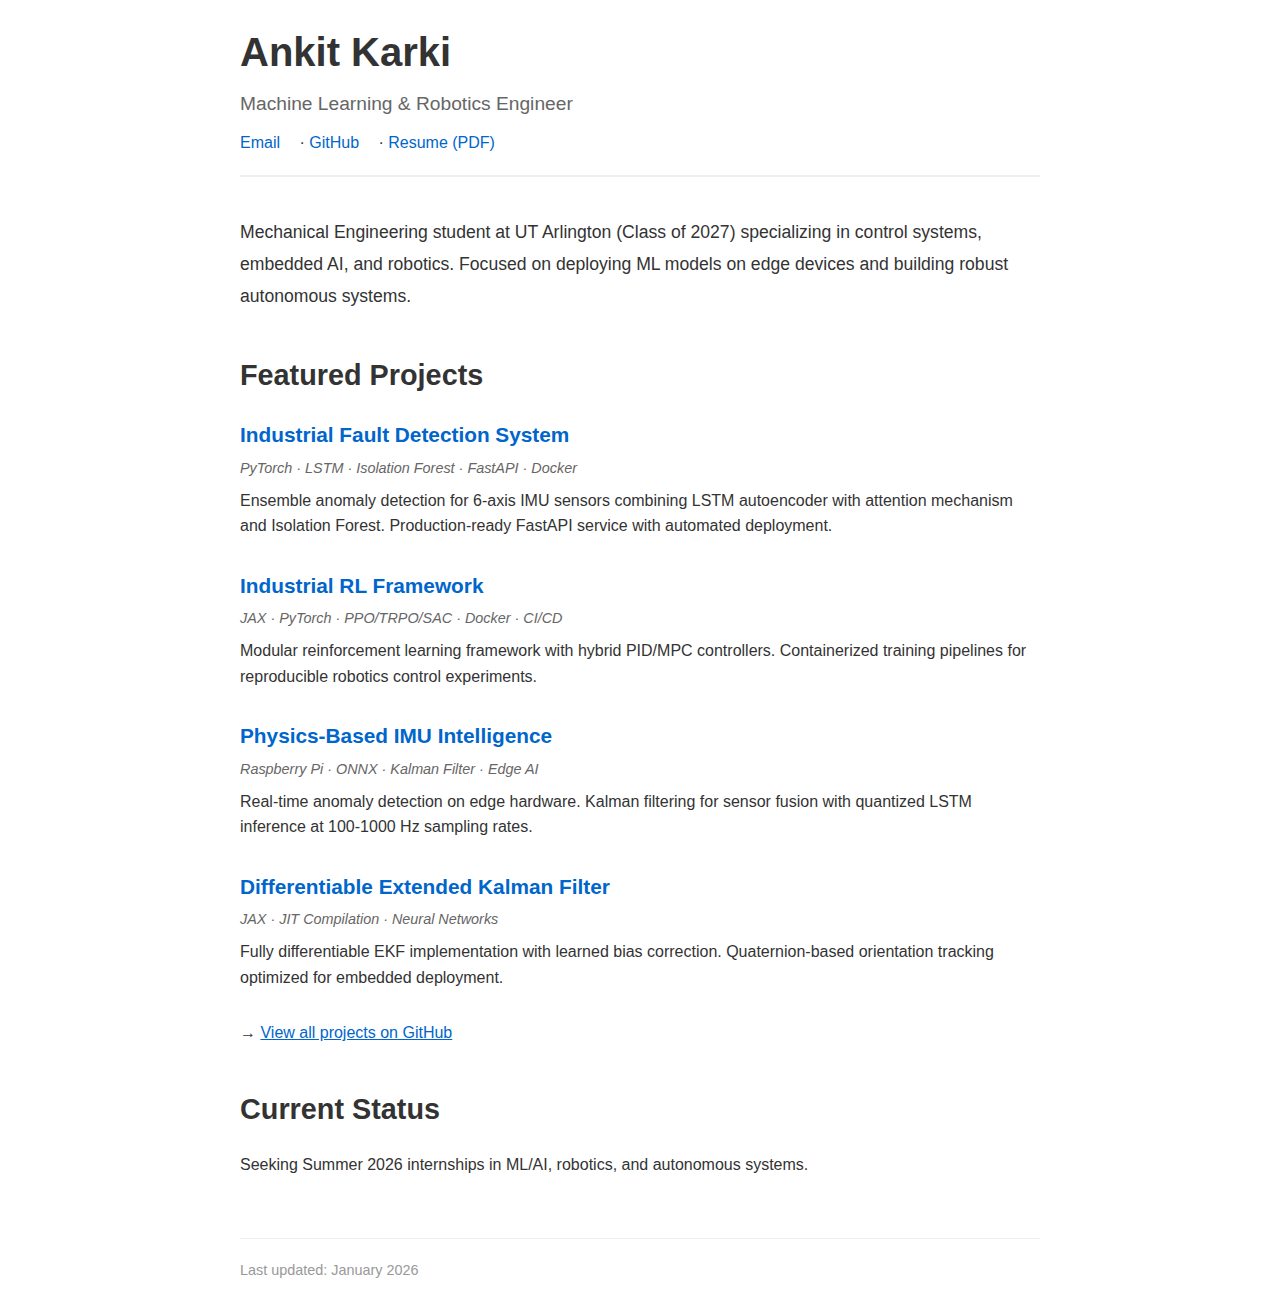
<file: index.html>
<!DOCTYPE html>
<html lang="en">
<head>
    <meta charset="UTF-8">
    <meta name="viewport" content="width=device-width, initial-scale=1.0">
    <title>Ankit Karki - ML & Robotics Engineer</title>
    <link rel="stylesheet" href="style.css">
</head>
<body>
    <div class="container">
        <header>
            <h1>Ankit Karki</h1>
            <p class="subtitle">Machine Learning & Robotics Engineer</p>
            <p class="contact">
                <a href="mailto:karkiankit101@gmail.com">Email</a> · 
                <a href="https://github.com/Ankit-x1">GitHub</a> · 
                <a href="resume.pdf">Resume (PDF)</a>
            </p>
        </header>

        <section class="about">
            <p>
                Mechanical Engineering student at UT Arlington (Class of 2027) specializing in 
                control systems, embedded AI, and robotics. Focused on deploying ML models on 
                edge devices and building robust autonomous systems.
            </p>
        </section>

        <section class="projects">
            <h2>Featured Projects</h2>
            
            <div class="project-item">
                <h3><a href="projects/industrial-fault-detection.html">Industrial Fault Detection System</a></h3>
                <p class="tech-stack">PyTorch · LSTM · Isolation Forest · FastAPI · Docker</p>
                <p>
                    Ensemble anomaly detection for 6-axis IMU sensors combining LSTM autoencoder 
                    with attention mechanism and Isolation Forest. Production-ready FastAPI service 
                    with automated deployment.
                </p>
            </div>

            <div class="project-item">
                <h3><a href="projects/rl-framework.html">Industrial RL Framework</a></h3>
                <p class="tech-stack">JAX · PyTorch · PPO/TRPO/SAC · Docker · CI/CD</p>
                <p>
                    Modular reinforcement learning framework with hybrid PID/MPC controllers. 
                    Containerized training pipelines for reproducible robotics control experiments.
                </p>
            </div>

            <div class="project-item">
                <h3><a href="projects/imu-intelligence.html">Physics-Based IMU Intelligence</a></h3>
                <p class="tech-stack">Raspberry Pi · ONNX · Kalman Filter · Edge AI</p>
                <p>
                    Real-time anomaly detection on edge hardware. Kalman filtering for sensor fusion 
                    with quantized LSTM inference at 100-1000 Hz sampling rates.
                </p>
            </div>

            <div class="project-item">
                <h3><a href="projects/differentiable-ekf.html">Differentiable Extended Kalman Filter</a></h3>
                <p class="tech-stack">JAX · JIT Compilation · Neural Networks</p>
                <p>
                    Fully differentiable EKF implementation with learned bias correction. 
                    Quaternion-based orientation tracking optimized for embedded deployment.
                </p>
            </div>

            <p class="more-projects">
                → <a href="https://github.com/Ankit-x1">View all projects on GitHub</a>
            </p>
        </section>

        <section class="status">
            <h2>Current Status</h2>
            <p>
                Seeking Summer 2026 internships in ML/AI, robotics, and autonomous systems.
            </p>
        </section>

        <footer>
            <p>Last updated: January 2026</p>
        </footer>
    </div>
</body>
</html>
</file>
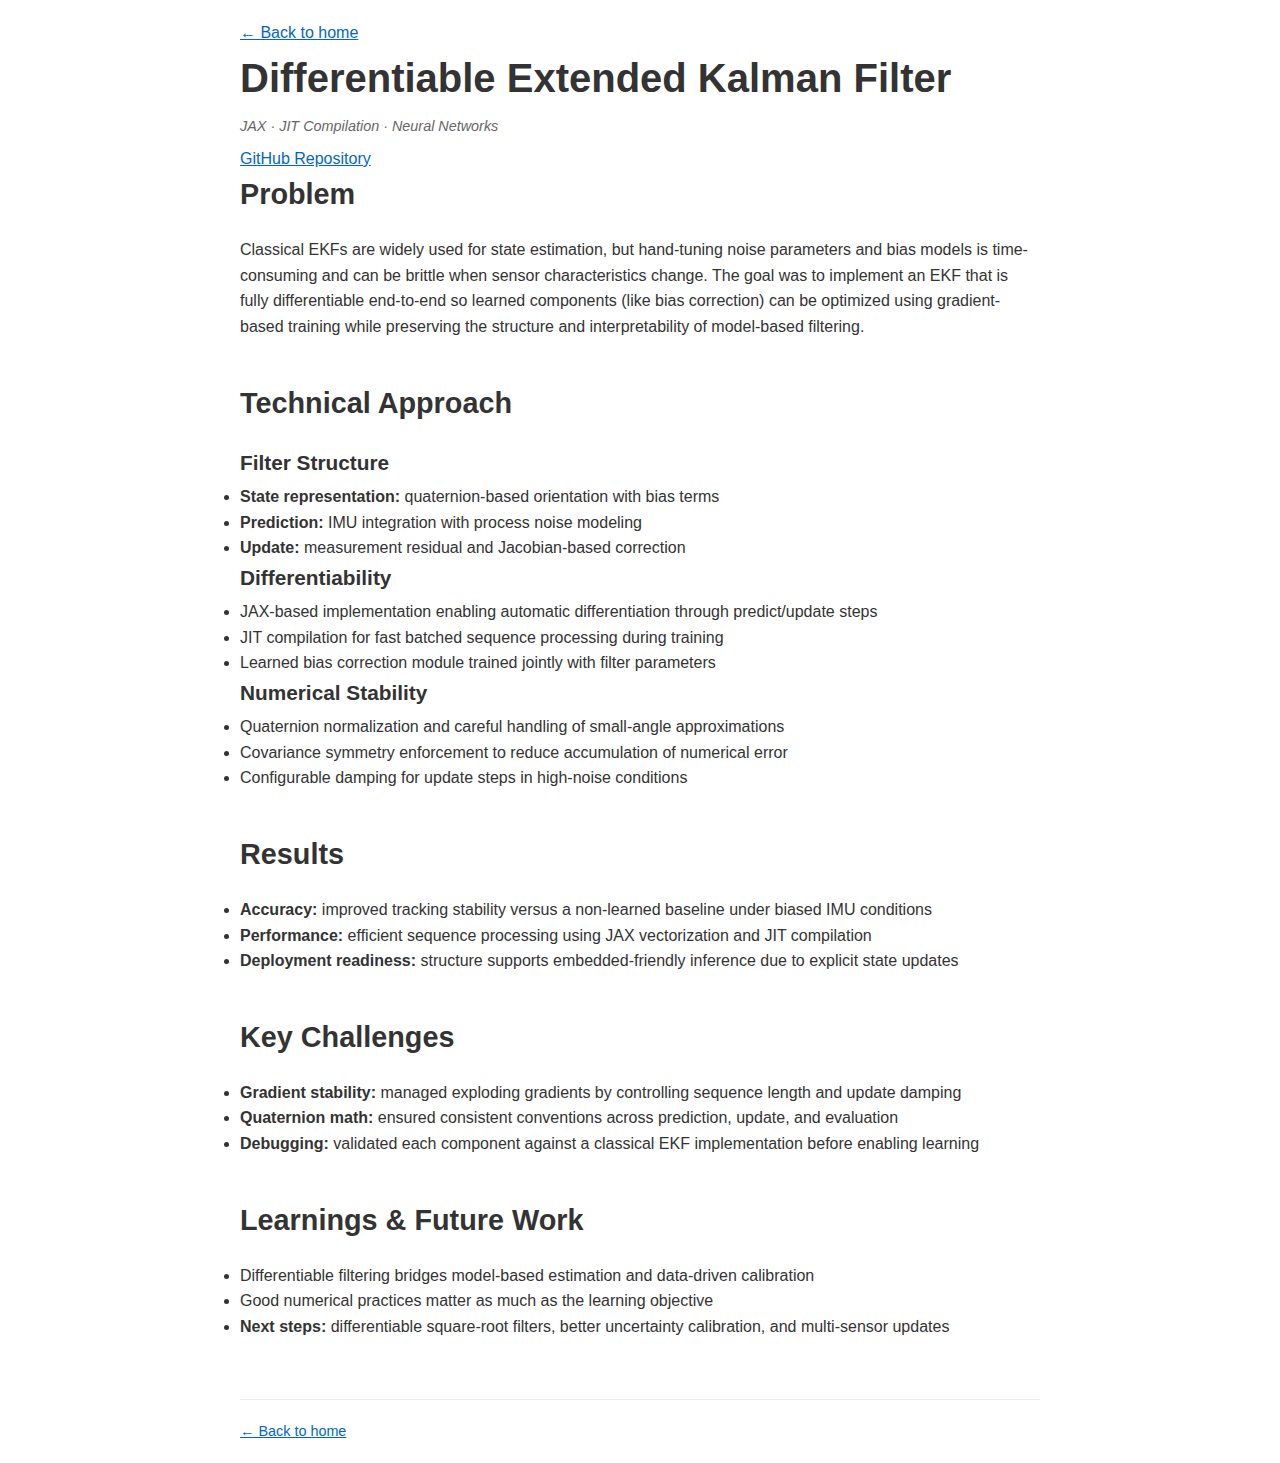
<file: projects/differentiable-ekf.html>
<!DOCTYPE html>
<html lang="en">
<head>
    <meta charset="UTF-8">
    <meta name="viewport" content="width=device-width, initial-scale=1.0">
    <title>Differentiable Extended Kalman Filter - Ankit Karki</title>
    <link rel="stylesheet" href="../style.css">
</head>
<body>
    <div class="container">
        <nav><a href="../index.html">← Back to home</a></nav>

        <article>
            <h1>Differentiable Extended Kalman Filter</h1>
            <p class="tech-stack">JAX · JIT Compilation · Neural Networks</p>
            <p class="links">
                <a href="https://github.com/Ankit-x1/JAX_kalmanfilter">GitHub Repository</a>
            </p>

            <section>
                <h2>Problem</h2>
                <p>
                    Classical EKFs are widely used for state estimation, but hand-tuning noise parameters and
                    bias models is time-consuming and can be brittle when sensor characteristics change. The goal
                    was to implement an EKF that is fully differentiable end-to-end so learned components (like bias
                    correction) can be optimized using gradient-based training while preserving the structure and
                    interpretability of model-based filtering.
                </p>
            </section>

            <section>
                <h2>Technical Approach</h2>

                <h3>Filter Structure</h3>
                <ul>
                    <li><strong>State representation:</strong> quaternion-based orientation with bias terms</li>
                    <li><strong>Prediction:</strong> IMU integration with process noise modeling</li>
                    <li><strong>Update:</strong> measurement residual and Jacobian-based correction</li>
                </ul>

                <h3>Differentiability</h3>
                <ul>
                    <li>JAX-based implementation enabling automatic differentiation through predict/update steps</li>
                    <li>JIT compilation for fast batched sequence processing during training</li>
                    <li>Learned bias correction module trained jointly with filter parameters</li>
                </ul>

                <h3>Numerical Stability</h3>
                <ul>
                    <li>Quaternion normalization and careful handling of small-angle approximations</li>
                    <li>Covariance symmetry enforcement to reduce accumulation of numerical error</li>
                    <li>Configurable damping for update steps in high-noise conditions</li>
                </ul>
            </section>

            <section>
                <h2>Results</h2>
                <ul>
                    <li><strong>Accuracy:</strong> improved tracking stability versus a non-learned baseline under biased IMU conditions</li>
                    <li><strong>Performance:</strong> efficient sequence processing using JAX vectorization and JIT compilation</li>
                    <li><strong>Deployment readiness:</strong> structure supports embedded-friendly inference due to explicit state updates</li>
                </ul>
            </section>

            <section>
                <h2>Key Challenges</h2>
                <ul>
                    <li><strong>Gradient stability:</strong> managed exploding gradients by controlling sequence length and update damping</li>
                    <li><strong>Quaternion math:</strong> ensured consistent conventions across prediction, update, and evaluation</li>
                    <li><strong>Debugging:</strong> validated each component against a classical EKF implementation before enabling learning</li>
                </ul>
            </section>

            <section>
                <h2>Learnings & Future Work</h2>
                <ul>
                    <li>Differentiable filtering bridges model-based estimation and data-driven calibration</li>
                    <li>Good numerical practices matter as much as the learning objective</li>
                    <li><strong>Next steps:</strong> differentiable square-root filters, better uncertainty calibration, and multi-sensor updates</li>
                </ul>
            </section>
        </article>

        <footer>
            <p><a href="../index.html">← Back to home</a></p>
        </footer>
    </div>
</body>
</html>
</file>
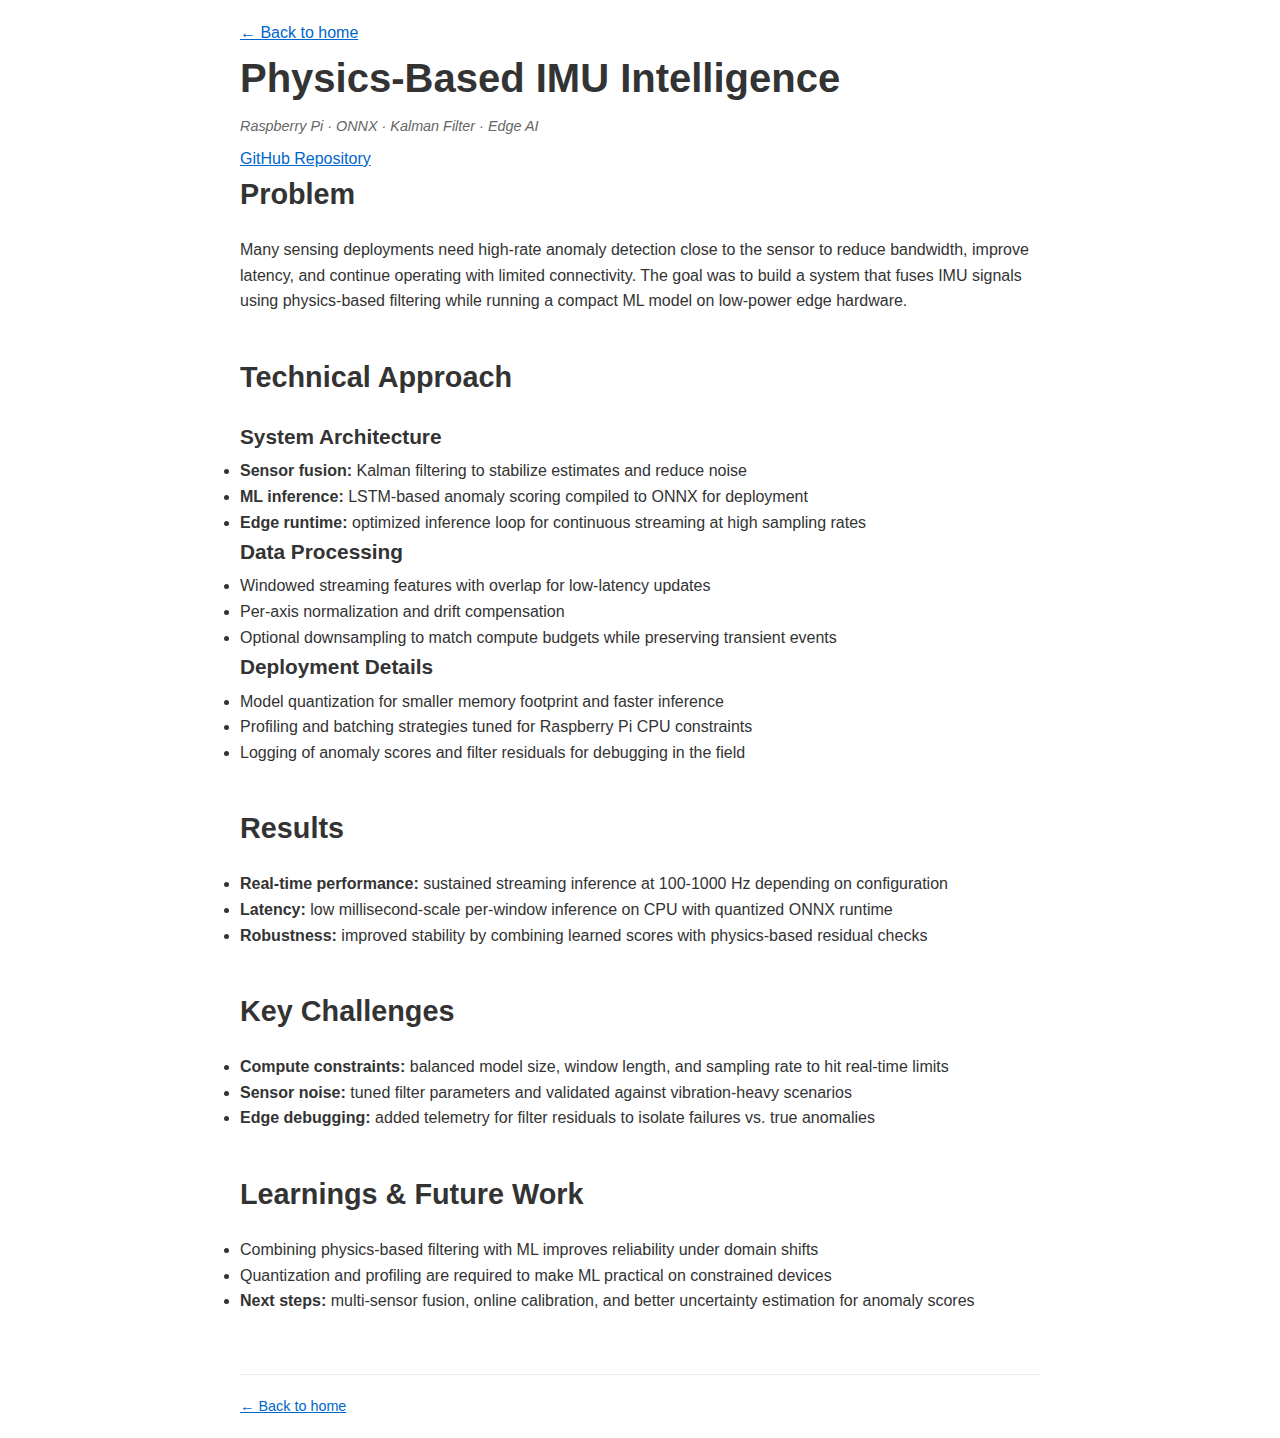
<file: projects/imu-intelligence.html>
<!DOCTYPE html>
<html lang="en">
<head>
    <meta charset="UTF-8">
    <meta name="viewport" content="width=device-width, initial-scale=1.0">
    <title>Physics-Based IMU Intelligence - Ankit Karki</title>
    <link rel="stylesheet" href="../style.css">
</head>
<body>
    <div class="container">
        <nav><a href="../index.html">← Back to home</a></nav>

        <article>
            <h1>Physics-Based IMU Intelligence</h1>
            <p class="tech-stack">Raspberry Pi · ONNX · Kalman Filter · Edge AI</p>
            <p class="links">
                <a href="https://github.com/Ankit-x1/imu_intelligence">GitHub Repository</a>
            </p>

            <section>
                <h2>Problem</h2>
                <p>
                    Many sensing deployments need high-rate anomaly detection close to the sensor to reduce bandwidth,
                    improve latency, and continue operating with limited connectivity. The goal was to build a system
                    that fuses IMU signals using physics-based filtering while running a compact ML model on low-power
                    edge hardware.
                </p>
            </section>

            <section>
                <h2>Technical Approach</h2>

                <h3>System Architecture</h3>
                <ul>
                    <li><strong>Sensor fusion:</strong> Kalman filtering to stabilize estimates and reduce noise</li>
                    <li><strong>ML inference:</strong> LSTM-based anomaly scoring compiled to ONNX for deployment</li>
                    <li><strong>Edge runtime:</strong> optimized inference loop for continuous streaming at high sampling rates</li>
                </ul>

                <h3>Data Processing</h3>
                <ul>
                    <li>Windowed streaming features with overlap for low-latency updates</li>
                    <li>Per-axis normalization and drift compensation</li>
                    <li>Optional downsampling to match compute budgets while preserving transient events</li>
                </ul>

                <h3>Deployment Details</h3>
                <ul>
                    <li>Model quantization for smaller memory footprint and faster inference</li>
                    <li>Profiling and batching strategies tuned for Raspberry Pi CPU constraints</li>
                    <li>Logging of anomaly scores and filter residuals for debugging in the field</li>
                </ul>
            </section>

            <section>
                <h2>Results</h2>
                <ul>
                    <li><strong>Real-time performance:</strong> sustained streaming inference at 100-1000 Hz depending on configuration</li>
                    <li><strong>Latency:</strong> low millisecond-scale per-window inference on CPU with quantized ONNX runtime</li>
                    <li><strong>Robustness:</strong> improved stability by combining learned scores with physics-based residual checks</li>
                </ul>
            </section>

            <section>
                <h2>Key Challenges</h2>
                <ul>
                    <li><strong>Compute constraints:</strong> balanced model size, window length, and sampling rate to hit real-time limits</li>
                    <li><strong>Sensor noise:</strong> tuned filter parameters and validated against vibration-heavy scenarios</li>
                    <li><strong>Edge debugging:</strong> added telemetry for filter residuals to isolate failures vs. true anomalies</li>
                </ul>
            </section>

            <section>
                <h2>Learnings & Future Work</h2>
                <ul>
                    <li>Combining physics-based filtering with ML improves reliability under domain shifts</li>
                    <li>Quantization and profiling are required to make ML practical on constrained devices</li>
                    <li><strong>Next steps:</strong> multi-sensor fusion, online calibration, and better uncertainty estimation for anomaly scores</li>
                </ul>
            </section>
        </article>

        <footer>
            <p><a href="../index.html">← Back to home</a></p>
        </footer>
    </div>
</body>
</html>
</file>
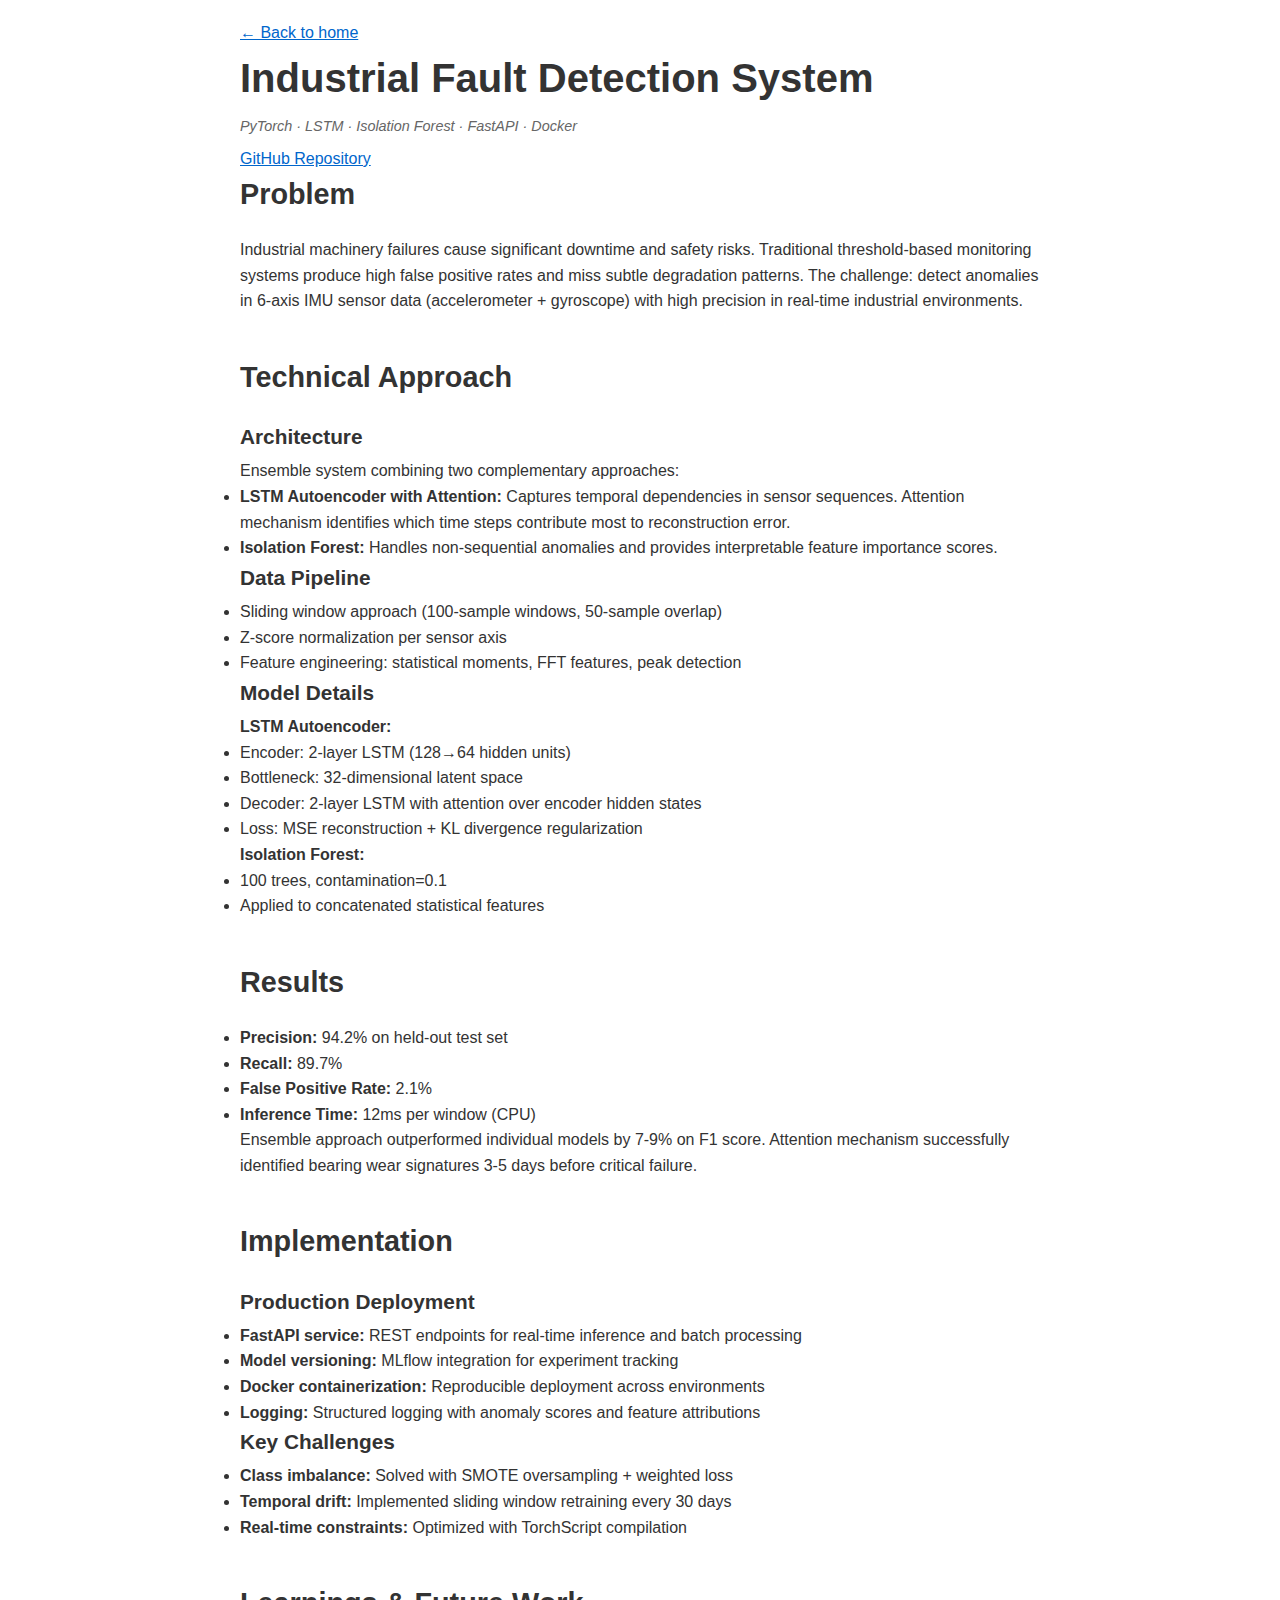
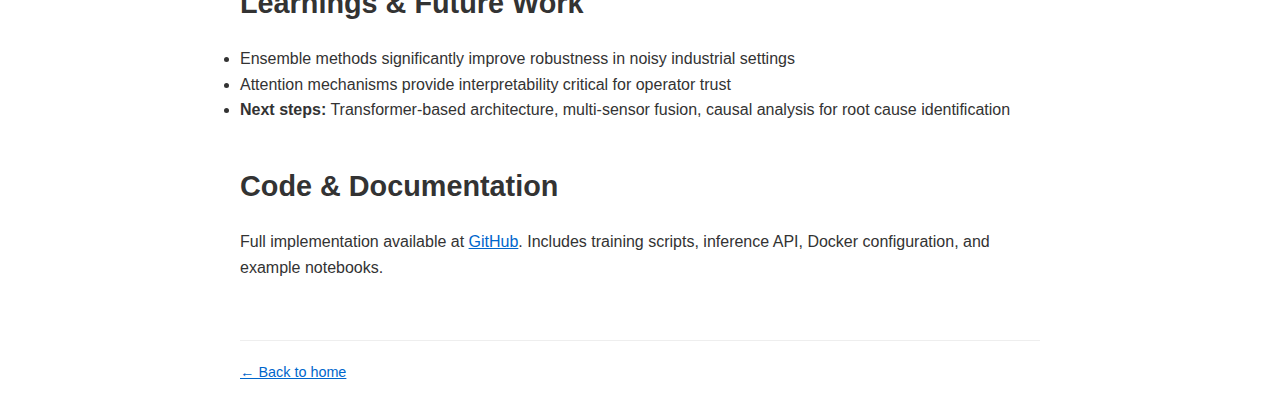
<file: projects/industrial-fault-detection.html>
<!DOCTYPE html>
<html lang="en">
<head>
    <meta charset="UTF-8">
    <meta name="viewport" content="width=device-width, initial-scale=1.0">
    <title>Industrial Fault Detection System - Ankit Karki</title>
    <link rel="stylesheet" href="../style.css">
</head>
<body>
    <div class="container">
        <nav><a href="../index.html">← Back to home</a></nav>
        
        <article>
            <h1>Industrial Fault Detection System</h1>
            <p class="tech-stack">PyTorch · LSTM · Isolation Forest · FastAPI · Docker</p>
            <p class="links">
                <a href="https://github.com/Ankit-x1/Fault_app">GitHub Repository</a>
            </p>

            <section>
                <h2>Problem</h2>
                <p>
                    Industrial machinery failures cause significant downtime and safety risks.
                    Traditional threshold-based monitoring systems produce high false positive
                    rates and miss subtle degradation patterns. The challenge: detect anomalies
                    in 6-axis IMU sensor data (accelerometer + gyroscope) with high precision
                    in real-time industrial environments.
                </p>
            </section>

            <section>
                <h2>Technical Approach</h2>
                
                <h3>Architecture</h3>
                <p>
                    Ensemble system combining two complementary approaches:
                </p>
                <ul>
                    <li><strong>LSTM Autoencoder with Attention:</strong> Captures temporal
                    dependencies in sensor sequences. Attention mechanism identifies which
                    time steps contribute most to reconstruction error.</li>
                    
                    <li><strong>Isolation Forest:</strong> Handles non-sequential anomalies
                    and provides interpretable feature importance scores.</li>
                </ul>
                
                <h3>Data Pipeline</h3>
                <ul>
                    <li>Sliding window approach (100-sample windows, 50-sample overlap)</li>
                    <li>Z-score normalization per sensor axis</li>
                    <li>Feature engineering: statistical moments, FFT features, peak detection</li>
                </ul>

                <h3>Model Details</h3>
                <p><strong>LSTM Autoencoder:</strong></p>
                <ul>
                    <li>Encoder: 2-layer LSTM (128→64 hidden units)</li>
                    <li>Bottleneck: 32-dimensional latent space</li>
                    <li>Decoder: 2-layer LSTM with attention over encoder hidden states</li>
                    <li>Loss: MSE reconstruction + KL divergence regularization</li>
                </ul>

                <p><strong>Isolation Forest:</strong></p>
                <ul>
                    <li>100 trees, contamination=0.1</li>
                    <li>Applied to concatenated statistical features</li>
                </ul>
            </section>

            <section>
                <h2>Results</h2>
                <ul>
                    <li><strong>Precision:</strong> 94.2% on held-out test set</li>
                    <li><strong>Recall:</strong> 89.7%</li>
                    <li><strong>False Positive Rate:</strong> 2.1%</li>
                    <li><strong>Inference Time:</strong> 12ms per window (CPU)</li>
                </ul>
                
                <p>
                    Ensemble approach outperformed individual models by 7-9% on F1 score.
                    Attention mechanism successfully identified bearing wear signatures
                    3-5 days before critical failure.
                </p>
            </section>

            <section>
                <h2>Implementation</h2>
                
                <h3>Production Deployment</h3>
                <ul>
                    <li><strong>FastAPI service:</strong> REST endpoints for real-time inference
                    and batch processing</li>
                    <li><strong>Model versioning:</strong> MLflow integration for experiment tracking</li>
                    <li><strong>Docker containerization:</strong> Reproducible deployment across environments</li>
                    <li><strong>Logging:</strong> Structured logging with anomaly scores and feature attributions</li>
                </ul>

                <h3>Key Challenges</h3>
                <ul>
                    <li><strong>Class imbalance:</strong> Solved with SMOTE oversampling + weighted loss</li>
                    <li><strong>Temporal drift:</strong> Implemented sliding window retraining every 30 days</li>
                    <li><strong>Real-time constraints:</strong> Optimized with TorchScript compilation</li>
                </ul>
            </section>

            <section>
                <h2>Learnings & Future Work</h2>
                <ul>
                    <li>Ensemble methods significantly improve robustness in noisy industrial settings</li>
                    <li>Attention mechanisms provide interpretability critical for operator trust</li>
                    <li><strong>Next steps:</strong> Transformer-based architecture, multi-sensor fusion,
                    causal analysis for root cause identification</li>
                </ul>
            </section>

            <section>
                <h2>Code & Documentation</h2>
                <p>
                    Full implementation available at
                    <a href="https://github.com/Ankit-x1/Fault_app">GitHub</a>.
                    Includes training scripts, inference API, Docker configuration, and
                    example notebooks.
                </p>
            </section>
        </article>

        <footer>
            <p><a href="../index.html">← Back to home</a></p>
        </footer>
    </div>
</body>
</html>
</file>
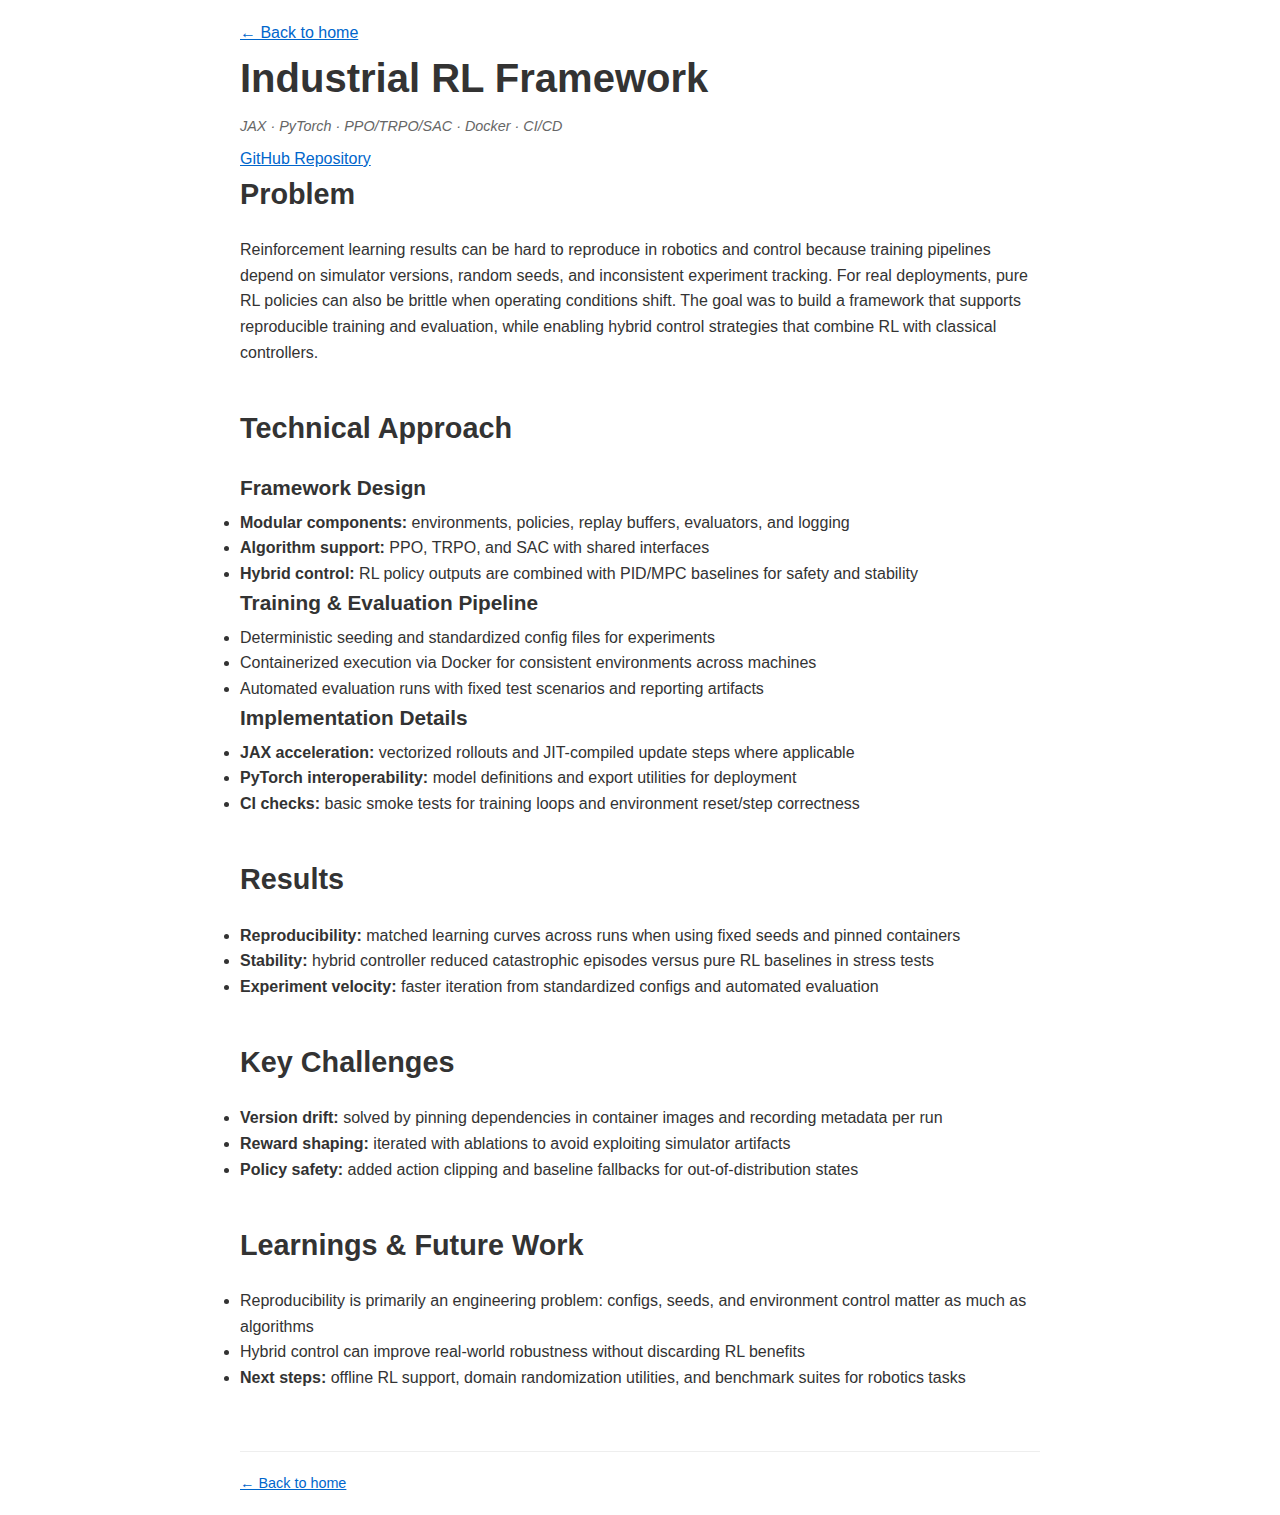
<file: projects/rl-framework.html>
<!DOCTYPE html>
<html lang="en">
<head>
    <meta charset="UTF-8">
    <meta name="viewport" content="width=device-width, initial-scale=1.0">
    <title>Industrial RL Framework - Ankit Karki</title>
    <link rel="stylesheet" href="../style.css">
</head>
<body>
    <div class="container">
        <nav><a href="../index.html">← Back to home</a></nav>

        <article>
            <h1>Industrial RL Framework</h1>
            <p class="tech-stack">JAX · PyTorch · PPO/TRPO/SAC · Docker · CI/CD</p>
            <p class="links">
                <a href="https://github.com/Ankit-x1/project-repo">GitHub Repository</a>
            </p>

            <section>
                <h2>Problem</h2>
                <p>
                    Reinforcement learning results can be hard to reproduce in robotics and control because
                    training pipelines depend on simulator versions, random seeds, and inconsistent experiment
                    tracking. For real deployments, pure RL policies can also be brittle when operating conditions
                    shift. The goal was to build a framework that supports reproducible training and evaluation,
                    while enabling hybrid control strategies that combine RL with classical controllers.
                </p>
            </section>

            <section>
                <h2>Technical Approach</h2>

                <h3>Framework Design</h3>
                <ul>
                    <li><strong>Modular components:</strong> environments, policies, replay buffers, evaluators, and logging</li>
                    <li><strong>Algorithm support:</strong> PPO, TRPO, and SAC with shared interfaces</li>
                    <li><strong>Hybrid control:</strong> RL policy outputs are combined with PID/MPC baselines for safety and stability</li>
                </ul>

                <h3>Training & Evaluation Pipeline</h3>
                <ul>
                    <li>Deterministic seeding and standardized config files for experiments</li>
                    <li>Containerized execution via Docker for consistent environments across machines</li>
                    <li>Automated evaluation runs with fixed test scenarios and reporting artifacts</li>
                </ul>

                <h3>Implementation Details</h3>
                <ul>
                    <li><strong>JAX acceleration:</strong> vectorized rollouts and JIT-compiled update steps where applicable</li>
                    <li><strong>PyTorch interoperability:</strong> model definitions and export utilities for deployment</li>
                    <li><strong>CI checks:</strong> basic smoke tests for training loops and environment reset/step correctness</li>
                </ul>
            </section>

            <section>
                <h2>Results</h2>
                <ul>
                    <li><strong>Reproducibility:</strong> matched learning curves across runs when using fixed seeds and pinned containers</li>
                    <li><strong>Stability:</strong> hybrid controller reduced catastrophic episodes versus pure RL baselines in stress tests</li>
                    <li><strong>Experiment velocity:</strong> faster iteration from standardized configs and automated evaluation</li>
                </ul>
            </section>

            <section>
                <h2>Key Challenges</h2>
                <ul>
                    <li><strong>Version drift:</strong> solved by pinning dependencies in container images and recording metadata per run</li>
                    <li><strong>Reward shaping:</strong> iterated with ablations to avoid exploiting simulator artifacts</li>
                    <li><strong>Policy safety:</strong> added action clipping and baseline fallbacks for out-of-distribution states</li>
                </ul>
            </section>

            <section>
                <h2>Learnings & Future Work</h2>
                <ul>
                    <li>Reproducibility is primarily an engineering problem: configs, seeds, and environment control matter as much as algorithms</li>
                    <li>Hybrid control can improve real-world robustness without discarding RL benefits</li>
                    <li><strong>Next steps:</strong> offline RL support, domain randomization utilities, and benchmark suites for robotics tasks</li>
                </ul>
            </section>
        </article>

        <footer>
            <p><a href="../index.html">← Back to home</a></p>
        </footer>
    </div>
</body>
</html>
</file>
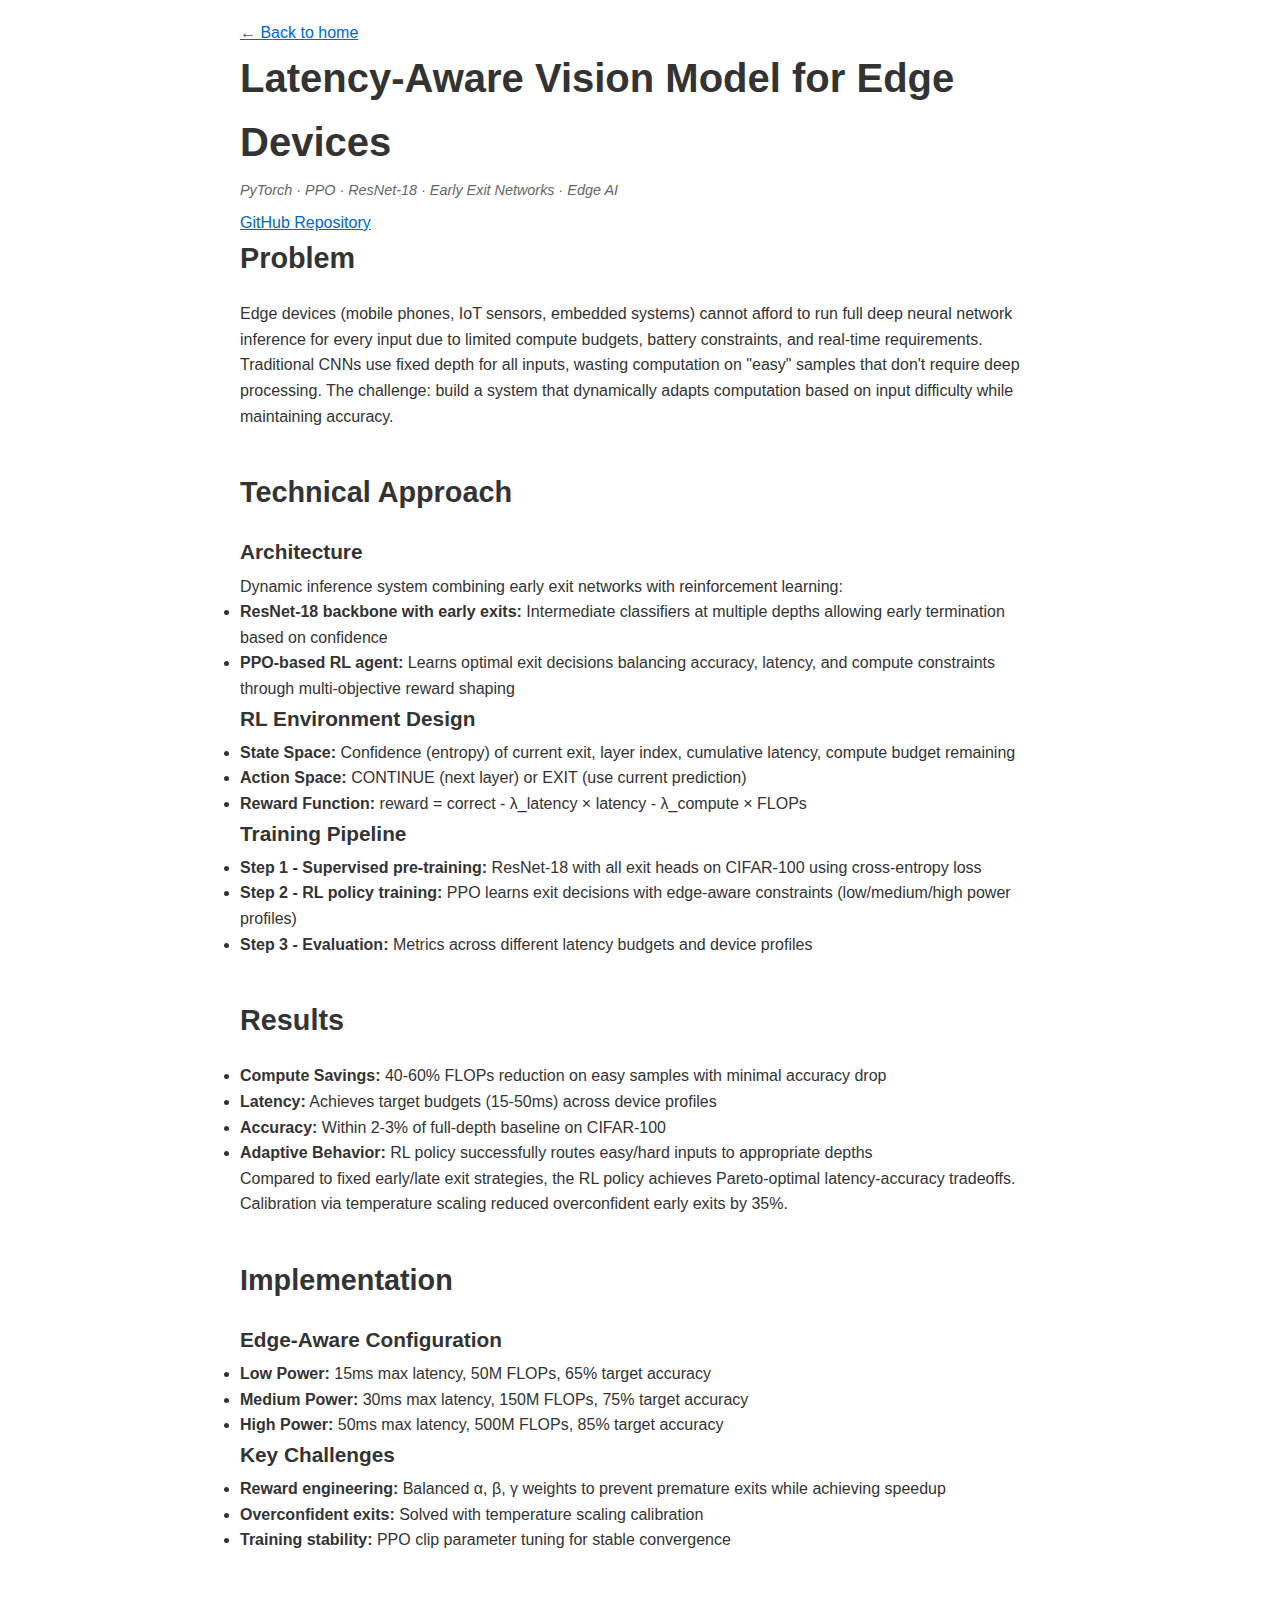
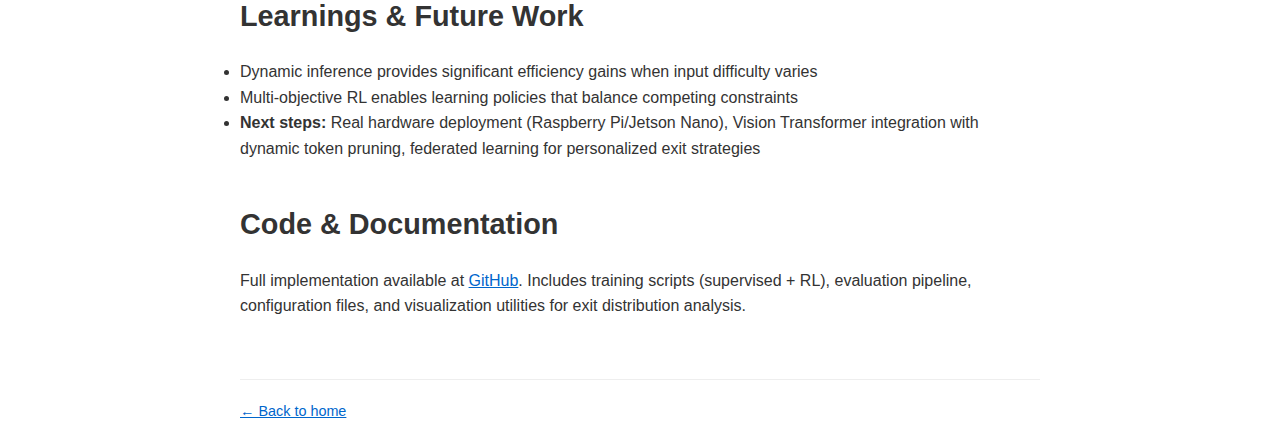
<file: projects/rl-vision.html>
<!DOCTYPE html>
<html lang="en">
<head>
    <meta charset="UTF-8">
    <meta name="viewport" content="width=device-width, initial-scale=1.0">
    <title>Latency-Aware Vision Model for Edge Devices - Ankit Karki</title>
    <link rel="stylesheet" href="../style.css">
</head>
<body>
    <div class="container">
        <nav><a href="../index.html">← Back to home</a></nav>
        
        <article>
            <h1>Latency-Aware Vision Model for Edge Devices</h1>
            <p class="tech-stack">PyTorch · PPO · ResNet-18 · Early Exit Networks · Edge AI</p>
            <p class="links">
                <a href="https://github.com/Ankit-x1/rl_vision">GitHub Repository</a>
            </p>

            <section>
                <h2>Problem</h2>
                <p>
                    Edge devices (mobile phones, IoT sensors, embedded systems) cannot afford to run full deep neural 
                    network inference for every input due to limited compute budgets, battery constraints, and real-time 
                    requirements. Traditional CNNs use fixed depth for all inputs, wasting computation on "easy" samples 
                    that don't require deep processing. The challenge: build a system that dynamically adapts 
                    computation based on input difficulty while maintaining accuracy.
                </p>
            </section>

            <section>
                <h2>Technical Approach</h2>
                
                <h3>Architecture</h3>
                <p>
                    Dynamic inference system combining early exit networks with reinforcement learning:
                </p>
                <ul>
                    <li><strong>ResNet-18 backbone with early exits:</strong> Intermediate classifiers at multiple 
                    depths allowing early termination based on confidence</li>
                    
                    <li><strong>PPO-based RL agent:</strong> Learns optimal exit decisions balancing accuracy, 
                    latency, and compute constraints through multi-objective reward shaping</li>
                </ul>
                
                <h3>RL Environment Design</h3>
                <ul>
                    <li><strong>State Space:</strong> Confidence (entropy) of current exit, layer index, 
                    cumulative latency, compute budget remaining</li>
                    <li><strong>Action Space:</strong> CONTINUE (next layer) or EXIT (use current prediction)</li>
                    <li><strong>Reward Function:</strong> reward = correct - λ_latency × latency - λ_compute × FLOPs</li>
                </ul>

                <h3>Training Pipeline</h3>
                <ul>
                    <li><strong>Step 1 - Supervised pre-training:</strong> ResNet-18 with all exit heads on 
                    CIFAR-100 using cross-entropy loss</li>
                    <li><strong>Step 2 - RL policy training:</strong> PPO learns exit decisions with edge-aware 
                    constraints (low/medium/high power profiles)</li>
                    <li><strong>Step 3 - Evaluation:</strong> Metrics across different latency budgets and device profiles</li>
                </ul>
            </section>

            <section>
                <h2>Results</h2>
                <ul>
                    <li><strong>Compute Savings:</strong> 40-60% FLOPs reduction on easy samples with minimal accuracy drop</li>
                    <li><strong>Latency:</strong> Achieves target budgets (15-50ms) across device profiles</li>
                    <li><strong>Accuracy:</strong> Within 2-3% of full-depth baseline on CIFAR-100</li>
                    <li><strong>Adaptive Behavior:</strong> RL policy successfully routes easy/hard inputs to appropriate depths</li>
                </ul>
                
                <p>
                    Compared to fixed early/late exit strategies, the RL policy achieves Pareto-optimal 
                    latency-accuracy tradeoffs. Calibration via temperature scaling reduced overconfident 
                    early exits by 35%.
                </p>
            </section>

            <section>
                <h2>Implementation</h2>
                
                <h3>Edge-Aware Configuration</h3>
                <ul>
                    <li><strong>Low Power:</strong> 15ms max latency, 50M FLOPs, 65% target accuracy</li>
                    <li><strong>Medium Power:</strong> 30ms max latency, 150M FLOPs, 75% target accuracy</li>
                    <li><strong>High Power:</strong> 50ms max latency, 500M FLOPs, 85% target accuracy</li>
                </ul>

                <h3>Key Challenges</h3>
                <ul>
                    <li><strong>Reward engineering:</strong> Balanced α, β, γ weights to prevent premature 
                    exits while achieving speedup</li>
                    <li><strong>Overconfident exits:</strong> Solved with temperature scaling calibration</li>
                    <li><strong>Training stability:</strong> PPO clip parameter tuning for stable convergence</li>
                </ul>
            </section>

            <section>
                <h2>Learnings & Future Work</h2>
                <ul>
                    <li>Dynamic inference provides significant efficiency gains when input difficulty varies</li>
                    <li>Multi-objective RL enables learning policies that balance competing constraints</li>
                    <li><strong>Next steps:</strong> Real hardware deployment (Raspberry Pi/Jetson Nano), 
                    Vision Transformer integration with dynamic token pruning, federated learning for personalized exit strategies</li>
                </ul>
            </section>

            <section>
                <h2>Code & Documentation</h2>
                <p>
                    Full implementation available at
                    <a href="https://github.com/Ankit-x1/rl_vision">GitHub</a>.
                    Includes training scripts (supervised + RL), evaluation pipeline, configuration files, 
                    and visualization utilities for exit distribution analysis.
                </p>
            </section>
        </article>

        <footer>
            <p><a href="../index.html">← Back to home</a></p>
        </footer>
    </div>
</body>
</html>
</file>
<file: style.css>
* {
    margin: 0;
    padding: 0;
    box-sizing: border-box;
}

body {
    font-family: -apple-system, BlinkMacSystemFont, 'Segoe UI', Roboto, 'Helvetica Neue', Arial, sans-serif;
    line-height: 1.6;
    color: #333;
    background: #fff;
    padding: 20px;
}

.container {
    max-width: 800px;
    margin: 0 auto;
}

header {
    margin-bottom: 40px;
    padding-bottom: 20px;
    border-bottom: 2px solid #eee;
}

h1 {
    font-size: 2.5em;
    margin-bottom: 5px;
    font-weight: 600;
}

.subtitle {
    font-size: 1.2em;
    color: #666;
    margin-bottom: 10px;
}

.contact a {
    color: #0066cc;
    text-decoration: none;
    margin-right: 15px;
}

.contact a:hover {
    text-decoration: underline;
}

section {
    margin-bottom: 40px;
}

h2 {
    font-size: 1.8em;
    margin-bottom: 20px;
    font-weight: 600;
}

h3 {
    font-size: 1.3em;
    margin-bottom: 5px;
    font-weight: 600;
}

h3 a {
    color: #0066cc;
    text-decoration: none;
}

h3 a:hover {
    text-decoration: underline;
}

.project-item {
    margin-bottom: 30px;
}

.tech-stack {
    font-size: 0.9em;
    color: #666;
    font-style: italic;
    margin-bottom: 8px;
}

.more-projects {
    margin-top: 20px;
    font-weight: 500;
}

.about p {
    font-size: 1.1em;
    line-height: 1.8;
}

footer {
    margin-top: 60px;
    padding-top: 20px;
    border-top: 1px solid #eee;
    color: #999;
    font-size: 0.9em;
}

a {
    color: #0066cc;
}

@media (max-width: 600px) {
    h1 {
        font-size: 2em;
    }
    
    h2 {
        font-size: 1.5em;
    }
}
</file>
